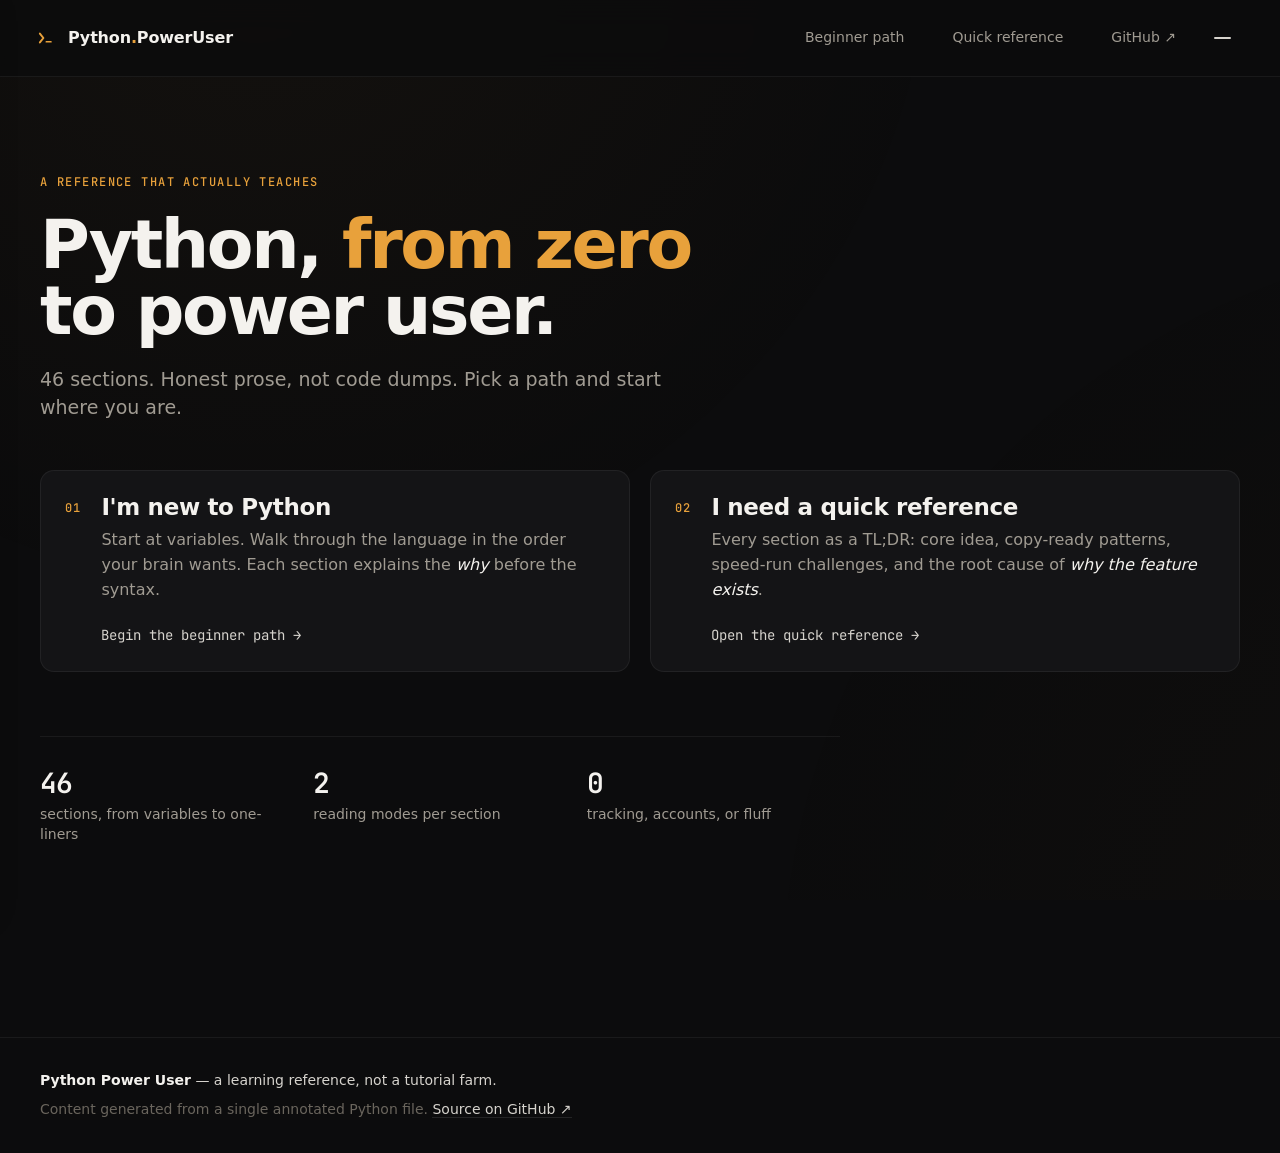
<file: docs/index.html>
<!doctype html>
<html lang="en">
<head>
<meta charset="utf-8" />
<meta name="viewport" content="width=device-width, initial-scale=1, viewport-fit=cover" />
<meta name="color-scheme" content="dark" />
<meta name="theme-color" content="#0f0f10" />
<meta name="apple-mobile-web-app-capable" content="yes" />
<meta name="apple-mobile-web-app-status-bar-style" content="black-translucent" />
<meta name="apple-mobile-web-app-title" content="PyPowerUser" />
<meta name="mobile-web-app-capable" content="yes" />
<meta name="application-name" content="Python Power User" />
<meta name="msapplication-TileColor" content="#0c0c0d" />
<meta name="msapplication-TileImage" content="assets/icons/icon-144x144.png" />

<title>Python Power User — a reference that actually teaches</title>
<meta name="description" content="A complete Python reference that actually teaches. 46 sections from your first variable to the patterns that separate senior devs from everyone else. Two learning paths, zero dependencies, works offline." />
<meta name="keywords" content="python, python tutorial, python reference, learn python, python cheat sheet, python guide, python for beginners, python power user, python TUI, python quiz" />
<meta name="author" content="Stew Alexander" />
<link rel="canonical" href="https://stewalexander-com.github.io/Python-Power-User/" />

<!-- Open Graph / Facebook -->
<meta property="og:type" content="website" />
<meta property="og:url" content="https://stewalexander-com.github.io/Python-Power-User/" />
<meta property="og:title" content="Python Power User — from zero to power user" />
<meta property="og:description" content="A complete Python reference that actually teaches. 46 sections, two learning paths, zero fluff. Open source, no accounts, no tracking." />
<meta property="og:image" content="https://stewalexander-com.github.io/Python-Power-User/assets/screenshots/og-image.png" />
<meta property="og:image:width" content="1200" />
<meta property="og:image:height" content="630" />
<meta property="og:site_name" content="Python Power User" />
<meta property="og:locale" content="en_US" />

<!-- Twitter Cards -->
<meta name="twitter:card" content="summary_large_image" />
<meta name="twitter:title" content="Python Power User — from zero to power user" />
<meta name="twitter:description" content="46 sections. Two learning paths. Zero dependencies. A Python reference that actually teaches." />
<meta name="twitter:image" content="https://stewalexander-com.github.io/Python-Power-User/assets/screenshots/og-image.png" />
<meta name="twitter:image:alt" content="Python Power User — a dark-themed learning interface for Python" />

<!-- Structured Data -->
<script type="application/ld+json">
{
  "@context": "https://schema.org",
  "@type": "WebApplication",
  "name": "Python Power User",
  "description": "A complete Python reference that actually teaches. 46 sections from your first variable to senior-dev patterns.",
  "url": "https://stewalexander-com.github.io/Python-Power-User/",
  "applicationCategory": "EducationalApplication",
  "operatingSystem": "Any",
  "browserRequirements": "Requires JavaScript",
  "offers": {
    "@type": "Offer",
    "price": "0",
    "priceCurrency": "USD"
  },
  "author": {
    "@type": "Person",
    "name": "Stew Alexander",
    "url": "https://github.com/StewAlexander-com"
  },
  "isAccessibleForFree": true,
  "inLanguage": "en",
  "screenshot": "https://stewalexander-com.github.io/Python-Power-User/assets/screenshots/web-home.png",
  "featureList": [
    "46 Python teaching sections",
    "Two learning paths: beginner and power user",
    "Interactive quiz with spaced repetition",
    "Works offline as a PWA",
    "Zero dependencies",
    "Terminal TUI with syntax highlighting"
  ]
}
</script>

<!-- Favicons & PWA -->
<link rel="icon" href="assets/favicon.svg" type="image/svg+xml" />
<link rel="icon" href="assets/icons/icon-96x96.png" sizes="96x96" type="image/png" />
<link rel="apple-touch-icon" href="assets/icons/apple-touch-icon.png" />
<link rel="manifest" href="manifest.json" />

<!-- Fonts: Satoshi (Fontshare) + JetBrains Mono (Google) -->
<link rel="preconnect" href="https://fonts.googleapis.com">
<link rel="preconnect" href="https://fonts.gstatic.com" crossorigin>
<link rel="preconnect" href="https://api.fontshare.com">
<link href="https://fonts.googleapis.com/css2?family=JetBrains+Mono:wght@400;500;600&display=swap" rel="stylesheet">
<link href="https://api.fontshare.com/v2/css?f[]=satoshi@400,500,700,900&display=swap" rel="stylesheet">

<link rel="stylesheet" href="base.css?v=20260416c" />
<link rel="stylesheet" href="style.css?v=20260416b" />
</head>
<body>

<!-- ============ TOP BAR ============ -->
<header class="topbar" id="topbar">
  <a class="brand" href="#/" aria-label="Python Power User home">
    <svg class="brand__mark" viewBox="0 0 64 64" aria-hidden="true">
      <path d="M18 22 L26 32 L18 42" fill="none" stroke="currentColor" stroke-width="4.5" stroke-linecap="round" stroke-linejoin="round"/>
      <rect x="31" y="39" width="14" height="3.5" rx="1" fill="currentColor"/>
    </svg>
    <span class="brand__name">Python<span class="brand__dot">.</span>PowerUser</span>
  </a>
  <nav class="topbar__nav" aria-label="Primary">
    <a href="#/beginner" class="topbar__link" data-path="beginner">Beginner path</a>
    <a href="#/power" class="topbar__link" data-path="power">Quick reference</a>
    <a href="https://github.com/stewalexander-com/Python-Power-User" target="_blank" rel="noopener" class="topbar__link topbar__link--ghost">
      GitHub <span aria-hidden="true">↗</span>
    </a>
  </nav>
  <button class="topbar__menu" id="menuBtn" aria-label="Open section list" aria-expanded="false" aria-controls="drawer">
    <span></span><span></span><span></span>
  </button>
</header>

<!-- ============ MOBILE / DRAWER SECTION LIST ============ -->
<div class="drawer-backdrop" id="drawerBackdrop" hidden></div>
<aside class="drawer" id="drawer" aria-label="Section list" hidden>
  <div class="drawer__head">
    <h2>Sections</h2>
    <button class="drawer__close" id="drawerClose" aria-label="Close section list">
      <svg viewBox="0 0 24 24" width="20" height="20" aria-hidden="true"><path d="M6 6l12 12M18 6L6 18" stroke="currentColor" stroke-width="2" stroke-linecap="round"/></svg>
    </button>
  </div>
  <label class="drawer__search">
    <svg viewBox="0 0 24 24" width="16" height="16" aria-hidden="true"><circle cx="11" cy="11" r="7" fill="none" stroke="currentColor" stroke-width="2"/><path d="M20 20l-3.5-3.5" stroke="currentColor" stroke-width="2" stroke-linecap="round"/></svg>
    <input type="search" id="drawerSearch" placeholder="Search 46 sections…" autocomplete="off" />
  </label>
  <nav class="drawer__list" id="drawerList" aria-label="All sections"></nav>
</aside>

<!-- ============ MAIN ============ -->
<main id="main" class="main">

  <!-- HERO / HOME ROUTE -->
  <section class="hero" id="view-home" data-view="home">
    <div class="hero__inner">
      <p class="eyebrow">A reference that actually teaches</p>
      <h1 class="hero__title">
        Python, <span class="amber">from zero</span><br />
        to power user.
      </h1>
      <p class="hero__lede">
        46 sections. Honest prose, not code dumps. Pick a path and start where you are.
      </p>

      <div class="paths">
        <a href="#/beginner" class="path path--beginner">
          <div class="path__num">01</div>
          <div class="path__body">
            <h3 class="path__title">I'm new to Python</h3>
            <p class="path__desc">
              Start at variables. Walk through the language in the order your brain wants. Each section explains the <em>why</em> before the syntax.
            </p>
            <span class="path__cta">Begin the beginner path →</span>
          </div>
        </a>

        <a href="#/power" class="path path--power">
          <div class="path__num">02</div>
          <div class="path__body">
            <h3 class="path__title">I need a quick reference</h3>
            <p class="path__desc">
              Every section as a TL;DR: core idea, copy-ready patterns, speed-run challenges, and the root cause of <em>why the feature exists</em>.
            </p>
            <span class="path__cta">Open the quick reference →</span>
          </div>
        </a>
      </div>

      <div class="hero__meta">
        <div class="meta">
          <div class="meta__k">46</div>
          <div class="meta__v">sections, from variables to one-liners</div>
        </div>
        <div class="meta">
          <div class="meta__k">2</div>
          <div class="meta__v">reading modes per section</div>
        </div>
        <div class="meta">
          <div class="meta__k">0</div>
          <div class="meta__v">tracking, accounts, or fluff</div>
        </div>
      </div>
    </div>
  </section>

  <!-- SECTION BROWSER (beginner or power) -->
  <section class="browser" id="view-browser" data-view="browser" hidden>
    <div class="browser__head">
      <p class="eyebrow" id="browserEyebrow">Beginner path</p>
      <h2 class="browser__title" id="browserTitle">The 46 sections</h2>
      <p class="browser__lede" id="browserLede">
        Each card shows the core goal. Tap one to read.
      </p>
      <div class="browser__tools">
        <label class="search">
          <svg viewBox="0 0 24 24" width="16" height="16" aria-hidden="true"><circle cx="11" cy="11" r="7" fill="none" stroke="currentColor" stroke-width="2"/><path d="M20 20l-3.5-3.5" stroke="currentColor" stroke-width="2" stroke-linecap="round"/></svg>
          <input type="search" id="browserSearch" placeholder="Filter sections…" autocomplete="off" />
        </label>
        <div class="toggle" role="tablist" aria-label="Reading mode">
          <button class="toggle__btn" role="tab" data-mode="beginner" aria-selected="true">Beginner</button>
          <button class="toggle__btn" role="tab" data-mode="power" aria-selected="false">Power user</button>
        </div>
      </div>
    </div>
    <div class="browser__groups" id="browserGroups" aria-live="polite"></div>
  </section>

  <!-- SECTION VIEW -->
  <article class="section" id="view-section" data-view="section" hidden>
    <header class="section__head">
      <div class="section__crumbs">
        <a href="#/" class="crumb">Home</a>
        <span class="crumb__sep">/</span>
        <a href="#/beginner" class="crumb" id="crumbPath">Beginner</a>
        <span class="crumb__sep">/</span>
        <span class="crumb__cur" id="crumbTitle">Section</span>
      </div>
      <p class="section__num" id="secNum">Section 01</p>
      <h1 class="section__title" id="secTitle">Title</h1>
      <p class="section__why" id="secWhy">Why this matters…</p>

      <div class="tabs" role="tablist" aria-label="Reading mode">
        <button class="tabs__btn" role="tab" data-tab="teaching" aria-selected="true">Teaching</button>
        <button class="tabs__btn" role="tab" data-tab="reference" aria-selected="false">Quick reference</button>
      </div>
    </header>

    <div class="section__body" id="secBody">
      <!-- rendered by app.js -->
    </div>

    <nav class="section__nav" aria-label="Section navigation">
      <a href="#" class="secnav secnav--prev" id="secPrev">
        <span class="secnav__label">Previous</span>
        <span class="secnav__title">—</span>
      </a>
      <a href="#" class="secnav secnav--next" id="secNext">
        <span class="secnav__label">Next</span>
        <span class="secnav__title">—</span>
      </a>
    </nav>
  </article>

</main>

<footer class="footer">
  <div class="footer__inner">
    <p class="footer__line">
      <strong>Python Power User</strong> — a learning reference, not a tutorial farm.
    </p>
    <p class="footer__line footer__muted">
      Content generated from a single annotated Python file.
      <a href="https://github.com/stewalexander-com/Python-Power-User" target="_blank" rel="noopener">Source on GitHub ↗</a>
    </p>
  </div>
</footer>

<!-- Hidden noscript fallback -->
<noscript>
  <div class="noscript">
    This site reads <code>content/sections.json</code> with JavaScript to render 46 Python sections.
    Enable JavaScript, or browse the raw JSON directly.
  </div>
</noscript>

<script src="app.js?v=20260416" defer></script>

<!-- Service Worker Registration + Cache Bust -->
<script>
if ('serviceWorker' in navigator) {
  window.addEventListener('load', () => {
    navigator.serviceWorker.register('./sw.js')
      .then(reg => {
        // Check for updates every 30 min
        setInterval(() => reg.update(), 30 * 60 * 1000);
        // Force update on activation
        reg.addEventListener('updatefound', () => {
          const newSW = reg.installing;
          newSW.addEventListener('statechange', () => {
            if (newSW.state === 'activated') {
              // New SW active — reload only if user isn't mid-read
              if (document.hidden) location.reload();
            }
          });
        });
      })
      .catch(err => console.warn('SW registration failed:', err));
  });
}
</script>
</body>
</html>
</file>
<file: docs/base.css>
/* =========================================================
   base.css — Python Power User
   Design tokens, reset, typography primitives
   Dark-mode first. Single, considered palette.
   ========================================================= */

:root {
  /* Surfaces (dark) */
  --bg-0:   #0c0c0d;   /* deepest — page */
  --bg-1:   #141416;   /* elevated surfaces (cards) */
  --bg-2:   #1c1c1f;   /* hovered / inset */
  --bg-3:   #26262a;   /* deeper inset — code */

  /* Ink */
  --ink-0:  #f4f2ee;   /* primary text */
  --ink-1:  #d6d3cd;   /* body */
  --ink-2:  #a09b92;   /* muted */
  --ink-3:  #6a655d;   /* subtle, dividers-as-text */

  /* Lines */
  --line-1: rgba(255,255,255,0.06);
  --line-2: rgba(255,255,255,0.10);
  --line-focus: rgba(232,161,59,0.45);

  /* Accent — warm amber (Python-yellow's calmer cousin) */
  --amber:      #e8a13b;
  --amber-soft: #f1b55a;
  --amber-deep: #b87a22;
  --amber-wash: rgba(232,161,59,0.10);

  /* Secondary accents (used sparingly) */
  --leaf:   #7aa36b;   /* for "ok", #? prompts */
  --rust:   #c46e4e;   /* for warnings in code annotations */

  /* Code-token palette (restrained, not rainbow) */
  --t-kw:      #d49a4b;   /* keywords: def, return, if */
  --t-builtin: #c8b88a;   /* builtins: print, len */
  --t-str:     #9ab88d;   /* strings */
  --t-num:     #d98f6c;   /* numbers */
  --t-com:     #6a655d;   /* comments */
  --t-fn:      #e8d9a1;   /* function call names */
  --t-op:      #a09b92;   /* operators */
  --t-punc:    #8a857c;   /* punctuation */

  /* Type scale */
  --font-sans: 'Satoshi', -apple-system, BlinkMacSystemFont, 'Segoe UI', system-ui, sans-serif;
  --font-mono: 'JetBrains Mono', ui-monospace, SFMono-Regular, 'SF Mono', Menlo, Consolas, monospace;

  --text-xs:    0.75rem;   /* 12 */
  --text-sm:    0.875rem;  /* 14 */
  --text-base:  1rem;      /* 16 */
  --text-md:    1.0625rem; /* 17 — body on desktop */
  --text-lg:    1.1875rem; /* 19 */
  --text-xl:    1.4375rem; /* 23 */
  --text-2xl:   1.75rem;   /* 28 */
  --text-3xl:   2.25rem;   /* 36 */
  --text-4xl:   3rem;      /* 48 */
  --text-hero:  clamp(2.25rem, 6.2vw, 4.25rem);

  /* Spacing */
  --sp-1: 0.25rem;
  --sp-2: 0.5rem;
  --sp-3: 0.75rem;
  --sp-4: 1rem;
  --sp-5: 1.25rem;
  --sp-6: 1.5rem;
  --sp-7: 2rem;
  --sp-8: 2.5rem;
  --sp-9: 3rem;
  --sp-10: 4rem;
  --sp-12: 6rem;

  /* Radii */
  --r-sm: 6px;
  --r-md: 10px;
  --r-lg: 14px;
  --r-xl: 20px;
  --r-pill: 999px;

  /* Shadows */
  --shadow-pop: 0 10px 30px rgba(0,0,0,0.35);
  --shadow-card: 0 1px 0 rgba(255,255,255,0.02) inset, 0 12px 24px -18px rgba(0,0,0,0.6);

  /* Layout */
  --page-max: 1200px;
  --prose-max: 68ch;
  --radius-card: 14px;

  /* Motion */
  --ease: cubic-bezier(0.2, 0.7, 0.2, 1);
  --dur-1: 140ms;
  --dur-2: 240ms;
  --dur-3: 420ms;
}

/* ---------- Reset ---------- */
*, *::before, *::after { box-sizing: border-box; }
html { -webkit-text-size-adjust: 100%; text-size-adjust: 100%; }
body, h1, h2, h3, h4, p, figure, blockquote, dl, dd, ul, ol { margin: 0; }
ul, ol { padding: 0; list-style: none; }
img, svg, video { display: block; max-width: 100%; }
button, input, textarea, select { font: inherit; color: inherit; }
button { background: none; border: 0; cursor: pointer; padding: 0; }
a { color: inherit; text-decoration: none; }
:focus-visible { outline: 2px solid var(--line-focus); outline-offset: 2px; border-radius: 4px; }

/* ---------- Base ---------- */
html, body {
  background: var(--bg-0);
  color: var(--ink-1);
  font-family: var(--font-sans);
  font-size: var(--text-base);
  line-height: 1.55;
  -webkit-font-smoothing: antialiased;
  -moz-osx-font-smoothing: grayscale;
  text-rendering: optimizeLegibility;
  font-feature-settings: "ss01", "ss02", "cv11";
}

/* Subtle noise/grain on body, barely visible, prevents flat feel */
body::before {
  content: "";
  position: fixed;
  inset: 0;
  pointer-events: none;
  background-image: radial-gradient(circle at 20% -10%, rgba(232,161,59,0.04), transparent 50%),
                    radial-gradient(circle at 120% 110%, rgba(232,161,59,0.025), transparent 45%);
  z-index: 0;
}

h1, h2, h3, h4 {
  font-family: var(--font-sans);
  color: var(--ink-0);
  letter-spacing: -0.015em;
  line-height: 1.1;
  font-weight: 700;
}
h1 { font-weight: 900; letter-spacing: -0.025em; }

p { color: var(--ink-1); }
strong { color: var(--ink-0); font-weight: 700; }
em { color: var(--ink-0); font-style: italic; }

code, kbd, samp, pre {
  font-family: var(--font-mono);
  font-size: 0.93em;
  font-variant-ligatures: none;
}

/* Inline code (inside prose) */
p > code, li > code, .prose code:not(pre code), .inline-code {
  background: var(--bg-2);
  color: var(--amber-soft);
  border: 1px solid var(--line-1);
  padding: 0.10em 0.38em;
  border-radius: 5px;
  font-size: 0.88em;
  white-space: nowrap;
}
/* Long inline code must wrap on small screens instead of overflowing */
@media (max-width: 759px) {
  p > code, li > code, .prose code:not(pre code), .inline-code {
    white-space: normal;
    overflow-wrap: break-word;
    word-break: break-word;
  }
}

a { color: var(--ink-0); border-bottom: 1px solid var(--line-2); transition: color var(--dur-1) var(--ease), border-color var(--dur-1) var(--ease); }
a:hover { color: var(--amber); border-bottom-color: var(--amber); }

/* Utility */
.eyebrow {
  font-family: var(--font-mono);
  font-size: var(--text-xs);
  letter-spacing: 0.12em;
  text-transform: uppercase;
  color: var(--amber);
  font-weight: 500;
}

.amber { color: var(--amber); }

/* Scrollbar — subtle */
* { scrollbar-width: thin; scrollbar-color: var(--bg-3) transparent; }
*::-webkit-scrollbar { width: 10px; height: 10px; }
*::-webkit-scrollbar-track { background: transparent; }
*::-webkit-scrollbar-thumb { background: var(--bg-3); border-radius: 10px; border: 2px solid transparent; background-clip: padding-box; }
*::-webkit-scrollbar-thumb:hover { background: var(--ink-3); background-clip: padding-box; border: 2px solid transparent; }

/* Respect reduced motion */
@media (prefers-reduced-motion: reduce) {
  *, *::before, *::after {
    animation-duration: 0.01ms !important;
    transition-duration: 0.01ms !important;
  }
}
</file>
<file: docs/style.css>
/* =========================================================
   style.css — Python Power User
   Component styles: topbar, drawer, hero, browser, section
   ========================================================= */

/* ============ TOPBAR ============ */
.topbar {
  position: sticky;
  top: 0;
  z-index: 40;
  display: grid;
  grid-template-columns: auto 1fr auto;
  align-items: center;
  gap: var(--sp-4);
  padding: var(--sp-3) var(--sp-5);
  padding-top: calc(var(--sp-3) + env(safe-area-inset-top, 0px));
  padding-left: calc(var(--sp-5) + env(safe-area-inset-left, 0px));
  padding-right: calc(var(--sp-5) + env(safe-area-inset-right, 0px));
  background: color-mix(in oklab, var(--bg-0) 85%, transparent);
  backdrop-filter: saturate(140%) blur(14px);
  -webkit-backdrop-filter: saturate(140%) blur(14px);
  border-bottom: 1px solid var(--line-1);
}

.brand {
  display: inline-flex;
  align-items: center;
  gap: var(--sp-2);
  color: var(--ink-0);
  border-bottom: 0;
  font-weight: 700;
  letter-spacing: -0.01em;
}
.brand:hover { color: var(--ink-0); }
.brand__mark {
  width: 28px; height: 28px;
  color: var(--amber);
  flex-shrink: 0;
}
.brand__name { font-size: var(--text-base); }
.brand__dot { color: var(--amber); }

.topbar__nav {
  display: none;
  gap: var(--sp-6);
  justify-self: end;
  align-items: center;
}
.topbar__link {
  border-bottom: 0;
  color: var(--ink-2);
  font-size: var(--text-sm);
  padding: var(--sp-2) var(--sp-3);
  border-radius: var(--r-sm);
  transition: color var(--dur-1) var(--ease), background var(--dur-1) var(--ease);
}
.topbar__link:hover {
  color: var(--ink-0);
  background: var(--bg-2);
}
.topbar__link--active { color: var(--amber); }
.topbar__link--ghost { color: var(--ink-2); }

.topbar__menu {
  display: inline-flex;
  flex-direction: column;
  justify-content: space-between;
  width: 44px;
  height: 44px;
  padding: 12px 10px;
  border-radius: var(--r-md);
  justify-self: end;
  transition: background var(--dur-1) var(--ease);
}
.topbar__menu:hover { background: var(--bg-2); }
.topbar__menu span {
  display: block;
  height: 2px;
  background: var(--ink-1);
  border-radius: 2px;
  transition: transform var(--dur-2) var(--ease), opacity var(--dur-1) var(--ease);
}
.topbar__menu span:nth-child(2) { width: 72%; }
.topbar__menu[aria-expanded="true"] span:nth-child(1) { transform: translateY(8px) rotate(45deg); }
.topbar__menu[aria-expanded="true"] span:nth-child(2) { opacity: 0; }
.topbar__menu[aria-expanded="true"] span:nth-child(3) { transform: translateY(-8px) rotate(-45deg); }

@media (min-width: 760px) {
  .topbar { padding: var(--sp-4) var(--sp-7); padding-top: calc(var(--sp-4) + env(safe-area-inset-top, 0px)); }
  .topbar__nav { display: inline-flex; gap: var(--sp-4); }
}
@media (min-width: 960px) {
  .topbar__nav { gap: var(--sp-6); }
}

/* ============ DRAWER (section list) ============ */
.drawer-backdrop {
  position: fixed;
  inset: 0;
  background: rgba(0,0,0,0.55);
  backdrop-filter: blur(3px);
  -webkit-backdrop-filter: blur(3px);
  z-index: 50;
  opacity: 0;
  transition: opacity var(--dur-2) var(--ease);
}
.drawer-backdrop.is-open { opacity: 1; }

.drawer {
  position: fixed;
  top: 0; bottom: 0;
  left: 0;
  width: min(360px, 88vw);
  background: var(--bg-1);
  border-right: 1px solid var(--line-2);
  z-index: 60;
  display: flex;
  flex-direction: column;
  transform: translateX(-105%);
  transition: transform var(--dur-3) var(--ease);
  box-shadow: var(--shadow-pop);
}
.drawer.is-open { transform: translateX(0); }

.drawer__head {
  display: flex;
  align-items: center;
  justify-content: space-between;
  padding: var(--sp-5) var(--sp-5) var(--sp-3);
  padding-top: calc(var(--sp-5) + env(safe-area-inset-top, 0px));
  border-bottom: 1px solid var(--line-1);
}
.drawer__head h2 {
  font-size: var(--text-base);
  font-family: var(--font-mono);
  font-weight: 500;
  letter-spacing: 0.1em;
  text-transform: uppercase;
  color: var(--ink-2);
}
.drawer__close {
  width: 40px; height: 40px;
  display: inline-flex;
  align-items: center;
  justify-content: center;
  color: var(--ink-1);
  border-radius: var(--r-sm);
  transition: background var(--dur-1) var(--ease);
}
.drawer__close:hover { background: var(--bg-2); color: var(--ink-0); }

.drawer__search,
.search {
  display: flex;
  align-items: center;
  gap: var(--sp-2);
  margin: var(--sp-4) var(--sp-5);
  padding: var(--sp-3) var(--sp-4);
  background: var(--bg-2);
  border: 1px solid var(--line-1);
  border-radius: var(--r-md);
  color: var(--ink-2);
  transition: border-color var(--dur-1) var(--ease), background var(--dur-1) var(--ease);
}
.drawer__search:focus-within,
.search:focus-within { border-color: var(--amber-deep); background: var(--bg-1); color: var(--ink-0); outline: none; }

.drawer__search svg, .search svg { color: var(--ink-2); flex-shrink: 0; }
.drawer__search input, .search input {
  flex: 1;
  background: transparent;
  border: 0;
  outline: none;
  color: var(--ink-0);
  font-size: var(--text-sm);
  min-width: 0;
}
.drawer__search input::placeholder, .search input::placeholder { color: var(--ink-3); }

.drawer__list {
  flex: 1;
  overflow-y: auto;
  padding: var(--sp-2) var(--sp-3) var(--sp-6);
}
.drawer__item {
  display: flex;
  gap: var(--sp-3);
  align-items: baseline;
  padding: var(--sp-3) var(--sp-4);
  border-radius: var(--r-md);
  color: var(--ink-1);
  border-bottom: 0;
  transition: background var(--dur-1) var(--ease), color var(--dur-1) var(--ease);
  min-height: 44px;
  line-height: 1.3;
}
.drawer__item:hover { background: var(--bg-2); color: var(--ink-0); }
.drawer__item.is-active { background: var(--amber-wash); color: var(--amber); }
.drawer__item.is-active .drawer__item-num { color: var(--amber); }
.drawer__item-num {
  font-family: var(--font-mono);
  font-size: var(--text-xs);
  color: var(--ink-3);
  width: 2ch;
  text-align: right;
  flex-shrink: 0;
}
.drawer__item-title { font-size: var(--text-sm); font-weight: 500; }
.drawer__empty {
  padding: var(--sp-6);
  text-align: center;
  color: var(--ink-3);
  font-size: var(--text-sm);
}

/* ============ MAIN / LAYOUT ============ */
.main {
  position: relative;
  z-index: 1;
  min-height: calc(100vh - 72px);
}

/* ============ HERO ============ */
.hero {
  padding: var(--sp-10) var(--sp-5) var(--sp-10);
  position: relative;
}
.hero__inner {
  max-width: var(--page-max);
  margin: 0 auto;
}
.hero .eyebrow { margin-bottom: var(--sp-5); }
.hero__title {
  font-size: var(--text-hero);
  line-height: 0.98;
  letter-spacing: -0.035em;
  color: var(--ink-0);
  margin-bottom: var(--sp-5);
  max-width: 18ch;
}
.hero__lede {
  font-size: var(--text-lg);
  color: var(--ink-2);
  max-width: 52ch;
  margin-bottom: var(--sp-9);
  line-height: 1.5;
}

.paths {
  display: grid;
  grid-template-columns: 1fr;
  gap: var(--sp-4);
  margin-bottom: var(--sp-10);
}
@media (min-width: 760px) {
  .paths { grid-template-columns: 1fr 1fr; gap: var(--sp-5); }
}

.path {
  display: grid;
  grid-template-columns: auto 1fr;
  gap: var(--sp-5);
  padding: var(--sp-6) var(--sp-6);
  background: var(--bg-1);
  border: 1px solid var(--line-1);
  border-radius: var(--radius-card);
  color: var(--ink-0);
  border-bottom: 1px solid var(--line-1);
  transition: transform var(--dur-2) var(--ease), border-color var(--dur-2) var(--ease), background var(--dur-2) var(--ease);
  position: relative;
  overflow: hidden;
}
.path:hover {
  border-color: var(--amber-deep);
  background: var(--bg-2);
  transform: translateY(-2px);
  color: var(--ink-0);
}
.path:hover .path__cta { color: var(--amber); }
.path__num {
  font-family: var(--font-mono);
  font-size: var(--text-xs);
  color: var(--amber);
  letter-spacing: 0.1em;
  padding-top: 4px;
  font-weight: 500;
}
.path__title {
  font-size: var(--text-xl);
  margin-bottom: var(--sp-2);
  color: var(--ink-0);
}
.path__desc {
  color: var(--ink-2);
  font-size: var(--text-base);
  margin-bottom: var(--sp-5);
  line-height: 1.55;
}
.path__cta {
  display: inline-block;
  font-family: var(--font-mono);
  font-size: var(--text-sm);
  color: var(--ink-1);
  transition: color var(--dur-1) var(--ease);
}

.hero__meta {
  display: grid;
  grid-template-columns: 1fr;
  gap: var(--sp-5);
  padding-top: var(--sp-7);
  border-top: 1px solid var(--line-1);
  max-width: 800px;
}
@media (min-width: 640px) { .hero__meta { grid-template-columns: repeat(3, 1fr); } }
.meta__k {
  font-family: var(--font-mono);
  font-size: var(--text-2xl);
  color: var(--ink-0);
  font-weight: 600;
  letter-spacing: -0.02em;
  line-height: 1;
  margin-bottom: var(--sp-2);
}
.meta__v {
  color: var(--ink-2);
  font-size: var(--text-sm);
  line-height: 1.4;
}

@media (min-width: 900px) {
  .hero { padding: var(--sp-12) var(--sp-8) var(--sp-12); }
}

/* ============ BROWSER ============ */
.browser {
  padding: var(--sp-8) var(--sp-5) var(--sp-12);
  max-width: var(--page-max);
  margin: 0 auto;
}
.browser__head { margin-bottom: var(--sp-8); }
.browser__title {
  font-size: clamp(2rem, 5vw, 2.75rem);
  letter-spacing: -0.025em;
  margin: var(--sp-2) 0 var(--sp-3);
}
.browser__lede { color: var(--ink-2); font-size: var(--text-md); max-width: 60ch; margin-bottom: var(--sp-6); }
.browser__tools {
  display: flex;
  flex-wrap: wrap;
  gap: var(--sp-3);
  align-items: stretch;
}
.browser__tools .search { margin: 0; flex: 1 1 260px; max-width: 420px; }

.toggle {
  display: inline-flex;
  padding: 4px;
  background: var(--bg-1);
  border: 1px solid var(--line-1);
  border-radius: var(--r-pill);
}
.toggle__btn {
  padding: var(--sp-2) var(--sp-4);
  font-size: var(--text-sm);
  font-weight: 500;
  color: var(--ink-2);
  border-radius: var(--r-pill);
  min-height: 36px;
  transition: color var(--dur-1) var(--ease), background var(--dur-1) var(--ease);
}
.toggle__btn[aria-selected="true"] {
  background: var(--amber);
  color: #151211;
}
.toggle__btn[aria-selected="false"]:hover { color: var(--ink-0); }

.browser__group { margin-top: var(--sp-8); }
.browser__group-title {
  font-family: var(--font-mono);
  font-size: var(--text-xs);
  letter-spacing: 0.14em;
  text-transform: uppercase;
  color: var(--ink-3);
  margin-bottom: var(--sp-4);
  padding-bottom: var(--sp-3);
  border-bottom: 1px solid var(--line-1);
}
.browser__grid {
  display: grid;
  grid-template-columns: 1fr;
  gap: var(--sp-3);
}
@media (min-width: 640px) { .browser__grid { grid-template-columns: repeat(2, 1fr); gap: var(--sp-4); } }
@media (min-width: 1000px) { .browser__grid { grid-template-columns: repeat(3, 1fr); } }

.card {
  display: block;
  padding: var(--sp-5);
  background: var(--bg-1);
  border: 1px solid var(--line-1);
  border-radius: var(--radius-card);
  color: var(--ink-0);
  border-bottom: 1px solid var(--line-1);
  transition: border-color var(--dur-2) var(--ease), transform var(--dur-2) var(--ease), background var(--dur-2) var(--ease);
  position: relative;
  min-height: 140px;
}
.card:hover {
  border-color: var(--amber-deep);
  transform: translateY(-1px);
  background: var(--bg-2);
  color: var(--ink-0);
}
.card__head {
  display: flex;
  justify-content: space-between;
  align-items: baseline;
  gap: var(--sp-3);
  margin-bottom: var(--sp-3);
}
.card__num {
  font-family: var(--font-mono);
  font-size: var(--text-xs);
  color: var(--amber);
  letter-spacing: 0.08em;
}
.card__tag {
  font-family: var(--font-mono);
  font-size: 0.65rem;
  color: var(--ink-3);
  letter-spacing: 0.1em;
  text-transform: uppercase;
}
.card__title {
  font-size: var(--text-lg);
  color: var(--ink-0);
  margin-bottom: var(--sp-3);
  font-weight: 700;
  letter-spacing: -0.01em;
}
.card__desc {
  color: var(--ink-2);
  font-size: var(--text-sm);
  line-height: 1.5;
}

/* ============ SECTION VIEW ============ */
.section {
  max-width: var(--page-max);
  margin: 0 auto;
  padding: var(--sp-7) var(--sp-5) var(--sp-12);
}
@media (min-width: 900px) { .section { padding: var(--sp-10) var(--sp-8) var(--sp-12); } }

.section__head {
  max-width: var(--prose-max);
  margin: 0 auto var(--sp-8);
}
.section__crumbs {
  display: flex;
  flex-wrap: wrap;
  gap: var(--sp-2);
  font-family: var(--font-mono);
  font-size: var(--text-xs);
  color: var(--ink-3);
  margin-bottom: var(--sp-6);
}
.crumb { border-bottom: 0; color: var(--ink-2); }
.crumb:hover { color: var(--amber); }
.crumb__sep { color: var(--ink-3); }
.crumb__cur { color: var(--ink-0); }

.section__num {
  font-family: var(--font-mono);
  font-size: var(--text-xs);
  color: var(--amber);
  letter-spacing: 0.14em;
  text-transform: uppercase;
  margin-bottom: var(--sp-3);
}
.section__title {
  font-size: clamp(2rem, 5.5vw, 3.25rem);
  letter-spacing: -0.03em;
  margin-bottom: var(--sp-5);
  line-height: 1.02;
}
.section__why {
  font-size: var(--text-lg);
  color: var(--ink-1);
  line-height: 1.55;
  margin-bottom: var(--sp-6);
  max-width: 58ch;
}

.tabs {
  display: inline-flex;
  padding: 4px;
  background: var(--bg-1);
  border: 1px solid var(--line-1);
  border-radius: var(--r-pill);
}
.tabs__btn {
  padding: var(--sp-2) var(--sp-5);
  font-size: var(--text-sm);
  font-weight: 500;
  color: var(--ink-2);
  border-radius: var(--r-pill);
  min-height: 40px;
  transition: color var(--dur-1) var(--ease), background var(--dur-1) var(--ease);
}
.tabs__btn[aria-selected="true"] { background: var(--amber); color: #151211; }
.tabs__btn[aria-selected="false"]:hover { color: var(--ink-0); }

/* ------------- Section body (rendered) ------------- */
.section__body {
  max-width: var(--prose-max);
  margin: 0 auto;
}
.section__body > * + * { margin-top: var(--sp-6); }

.lede-card {
  padding: var(--sp-5) var(--sp-6);
  background: var(--amber-wash);
  border-left: 3px solid var(--amber);
  border-radius: 0 var(--r-md) var(--r-md) 0;
}
.lede-card .eyebrow { margin-bottom: var(--sp-2); }
.lede-card p + p { margin-top: var(--sp-3); }
.lede-card p, .lede-card li { color: var(--ink-0); font-size: var(--text-md); line-height: 1.6; }
.lede-card ul { margin-top: var(--sp-2); padding-left: 1.1em; list-style: disc; color: var(--ink-1); }
.lede-card li { margin-bottom: 4px; }

.h-sub {
  font-family: var(--font-mono);
  font-size: var(--text-xs);
  letter-spacing: 0.14em;
  text-transform: uppercase;
  color: var(--amber);
  font-weight: 500;
  display: flex; align-items: center; gap: var(--sp-3);
  margin-top: var(--sp-9) !important;
  margin-bottom: var(--sp-4);
}
.h-sub::after {
  content: "";
  flex: 1;
  height: 1px;
  background: var(--line-1);
}

.prose p {
  font-size: var(--text-md);
  line-height: 1.7;
  color: var(--ink-1);
  max-width: 62ch;
}
.prose p + p { margin-top: var(--sp-4); }
.prose ol, .prose ul { padding-left: 1.25em; color: var(--ink-1); }
.prose ol { list-style: decimal; }
.prose ul { list-style: disc; }
.prose li { margin-bottom: var(--sp-2); line-height: 1.6; }
.prose li::marker { color: var(--ink-3); }

.prompt {
  display: grid;
  grid-template-columns: auto 1fr;
  gap: var(--sp-4);
  padding: var(--sp-4) var(--sp-5);
  background: var(--bg-1);
  border: 1px solid var(--line-1);
  border-left: 3px solid var(--leaf);
  border-radius: 0 var(--r-md) var(--r-md) 0;
  color: var(--ink-0);
  font-size: var(--text-md);
  line-height: 1.5;
}
.prompt__mark {
  font-family: var(--font-mono);
  color: var(--leaf);
  font-weight: 600;
  font-size: var(--text-sm);
  letter-spacing: 0.05em;
}

.prompt--warn { border-left-color: var(--rust); }
.prompt--warn .prompt__mark { color: var(--rust); }

/* sub-heading inside a walk-through (from #* markers in code) */
.block-sub {
  font-family: var(--font-mono);
  font-size: var(--text-xs);
  letter-spacing: 0.12em;
  text-transform: uppercase;
  color: var(--ink-2);
  margin: var(--sp-5) 0 var(--sp-2);
  font-weight: 500;
  padding-bottom: var(--sp-2);
  border-bottom: 1px dashed var(--line-1);
}
.prose > .block-sub:first-child { margin-top: 0; }

/* ------------- Code block ------------- */
.codeblock {
  position: relative;
  background: var(--bg-1);
  border: 1px solid var(--line-1);
  border-radius: var(--r-md);
  overflow: hidden;
  margin: 0;
}
.codeblock__head {
  display: flex;
  justify-content: space-between;
  align-items: center;
  padding: var(--sp-2) var(--sp-4);
  border-bottom: 1px solid var(--line-1);
  background: var(--bg-2);
  font-family: var(--font-mono);
  font-size: var(--text-xs);
  color: var(--ink-3);
}
.codeblock__label { letter-spacing: 0.08em; text-transform: uppercase; }
.codeblock__copy {
  color: var(--ink-2);
  font-size: var(--text-xs);
  font-family: var(--font-mono);
  padding: 4px 8px;
  border-radius: var(--r-sm);
  transition: color var(--dur-1) var(--ease), background var(--dur-1) var(--ease);
}
.codeblock__copy:hover { color: var(--amber); background: var(--bg-3); }

.codeblock pre {
  position: relative;
  margin: 0;
  padding: var(--sp-4) var(--sp-5);
  overflow-x: auto;
  font-size: 0.86rem;
  line-height: 1.65;
  color: var(--ink-1);
  tab-size: 4;
}
.codeblock pre code { white-space: pre; display: block; min-width: max-content; }

/* ---- Scroll-hint chevron for overflowing code blocks ---- */
.codeblock__scroll-hint {
  position: absolute;
  right: 1px;  /* inside the border */
  top: calc(1px + 2.1rem); /* clear the header bar */
  bottom: 1px;
  width: 44px;
  pointer-events: none;
  display: flex;
  align-items: center;
  justify-content: flex-end;
  padding-right: 6px;
  background: linear-gradient(to right, transparent 0%, var(--bg-1) 60%);
  border-radius: 0 0 var(--r-md) 0;
  opacity: 1;
  transition: opacity 0.3s ease;
  z-index: 2;
}
.codeblock__scroll-hint.is-hidden { opacity: 0; pointer-events: none; }
.codeblock__scroll-hint svg {
  width: 20px;
  height: 20px;
  color: var(--amber);
  opacity: 0.7;
  animation: scrollhint-bounce 1.5s ease-in-out infinite;
  filter: drop-shadow(0 0 3px rgba(0,0,0,0.6));
  pointer-events: auto;
  cursor: pointer;
}
@keyframes scrollhint-bounce {
  0%, 100% { transform: translateX(0); }
  50%      { transform: translateX(4px); }
}
/* Hide on wider screens — desktop users know to scroll */
@media (min-width: 760px) {
  .codeblock__scroll-hint { display: none; }
}

/* Syntax tokens */
.tok-kw      { color: var(--t-kw); font-weight: 600; }
.tok-builtin { color: var(--t-builtin); }
.tok-str     { color: var(--t-str); }
.tok-num     { color: var(--t-num); }
.tok-com     { color: var(--t-com); font-style: italic; }
.tok-fn      { color: var(--t-fn); }
.tok-op      { color: var(--t-op); }
.tok-punc    { color: var(--t-punc); }
.tok-dec     { color: var(--amber); }

/* Try this, speed run, etc. */
.exerciselist {
  background: var(--bg-1);
  border: 1px solid var(--line-1);
  border-radius: var(--r-md);
  padding: var(--sp-5) var(--sp-6) var(--sp-5) calc(var(--sp-6) + 1.2em);
  counter-reset: ex;
  list-style: none;
}
.exerciselist li {
  position: relative;
  padding-left: 0.5em;
  margin-bottom: var(--sp-4);
  color: var(--ink-1);
  font-size: var(--text-md);
  line-height: 1.6;
  counter-increment: ex;
}
.exerciselist li:last-child { margin-bottom: 0; }
.exerciselist li::before {
  content: counter(ex, decimal-leading-zero);
  position: absolute;
  left: -2em;
  top: 0;
  font-family: var(--font-mono);
  color: var(--amber);
  font-size: var(--text-xs);
  font-weight: 500;
}

.tldr {
  padding: var(--sp-6);
  background: linear-gradient(180deg, var(--amber-wash), transparent);
  border: 1px solid var(--amber-deep);
  border-radius: var(--r-lg);
}
.tldr__label {
  font-family: var(--font-mono);
  font-size: var(--text-xs);
  letter-spacing: 0.14em;
  text-transform: uppercase;
  color: var(--amber);
  margin-bottom: var(--sp-3);
  font-weight: 500;
}
.tldr p { color: var(--ink-0); font-size: var(--text-lg); line-height: 1.5; }
.tldr p + p { margin-top: var(--sp-3); }

.rootcause {
  padding: var(--sp-5) var(--sp-6);
  background: var(--bg-1);
  border: 1px solid var(--line-1);
  border-radius: var(--r-md);
}
.rootcause h4 {
  font-family: var(--font-mono);
  font-size: var(--text-xs);
  letter-spacing: 0.12em;
  text-transform: uppercase;
  color: var(--ink-3);
  margin-bottom: var(--sp-3);
  font-weight: 500;
}
.rootcause p { color: var(--ink-1); font-size: var(--text-md); line-height: 1.65; }

.pending {
  padding: var(--sp-6);
  background: var(--bg-1);
  border: 1px dashed var(--line-2);
  border-radius: var(--r-md);
  color: var(--ink-2);
  font-size: var(--text-sm);
  text-align: center;
}
.pending strong { color: var(--ink-0); }

/* ============ SECTION NAV (prev/next) ============ */
.section__nav {
  max-width: var(--prose-max);
  margin: var(--sp-12) auto 0;
  display: grid;
  grid-template-columns: 1fr;
  gap: var(--sp-3);
  padding-top: var(--sp-6);
  border-top: 1px solid var(--line-1);
}
@media (min-width: 640px) { .section__nav { grid-template-columns: 1fr 1fr; } }

.secnav {
  display: flex;
  flex-direction: column;
  gap: var(--sp-1);
  padding: var(--sp-4) var(--sp-5);
  background: var(--bg-1);
  border: 1px solid var(--line-1);
  border-radius: var(--r-md);
  border-bottom: 1px solid var(--line-1);
  color: var(--ink-0);
  transition: border-color var(--dur-1) var(--ease), background var(--dur-1) var(--ease);
  min-height: 64px;
}
.secnav:hover { border-color: var(--amber-deep); background: var(--bg-2); color: var(--ink-0); }
.secnav[aria-disabled="true"] {
  opacity: 0.35;
  pointer-events: none;
}
.secnav--next { text-align: right; }
.secnav__label {
  font-family: var(--font-mono);
  font-size: var(--text-xs);
  color: var(--ink-3);
  letter-spacing: 0.1em;
  text-transform: uppercase;
}
.secnav__title { font-size: var(--text-md); color: var(--ink-0); font-weight: 500; }

/* ============ FOOTER ============ */
.footer {
  border-top: 1px solid var(--line-1);
  margin-top: var(--sp-12);
  padding: var(--sp-7) var(--sp-5);
  padding-bottom: calc(var(--sp-7) + env(safe-area-inset-bottom, 0px));
  padding-left: calc(var(--sp-5) + env(safe-area-inset-left, 0px));
  padding-right: calc(var(--sp-5) + env(safe-area-inset-right, 0px));
  position: relative;
  z-index: 1;
}
.footer__inner {
  max-width: var(--page-max);
  margin: 0 auto;
}
.footer__line { font-size: var(--text-sm); color: var(--ink-1); }
.footer__line + .footer__line { margin-top: var(--sp-2); }
.footer__muted { color: var(--ink-3); }
.footer a { color: var(--ink-1); }
.footer a:hover { color: var(--amber); }

/* ============ NOSCRIPT ============ */
.noscript {
  max-width: 40rem;
  margin: var(--sp-10) auto;
  padding: var(--sp-6);
  background: var(--bg-1);
  border: 1px solid var(--line-2);
  border-radius: var(--r-md);
  color: var(--ink-1);
  text-align: center;
}

/* ============ VIEW TRANSITIONS ============ */
[data-view] { animation: fadein var(--dur-3) var(--ease); }
@keyframes fadein {
  from { opacity: 0; transform: translateY(6px); }
  to { opacity: 1; transform: translateY(0); }
}

/* ============ SMALL SCREENS: tighten hero type ============ */
@media (max-width: 400px) {
  .hero__title { line-height: 1.02; }
  .path { padding: var(--sp-5); grid-template-columns: 1fr; gap: var(--sp-3); }
  .path__num { padding-top: 0; }
}
</file>
